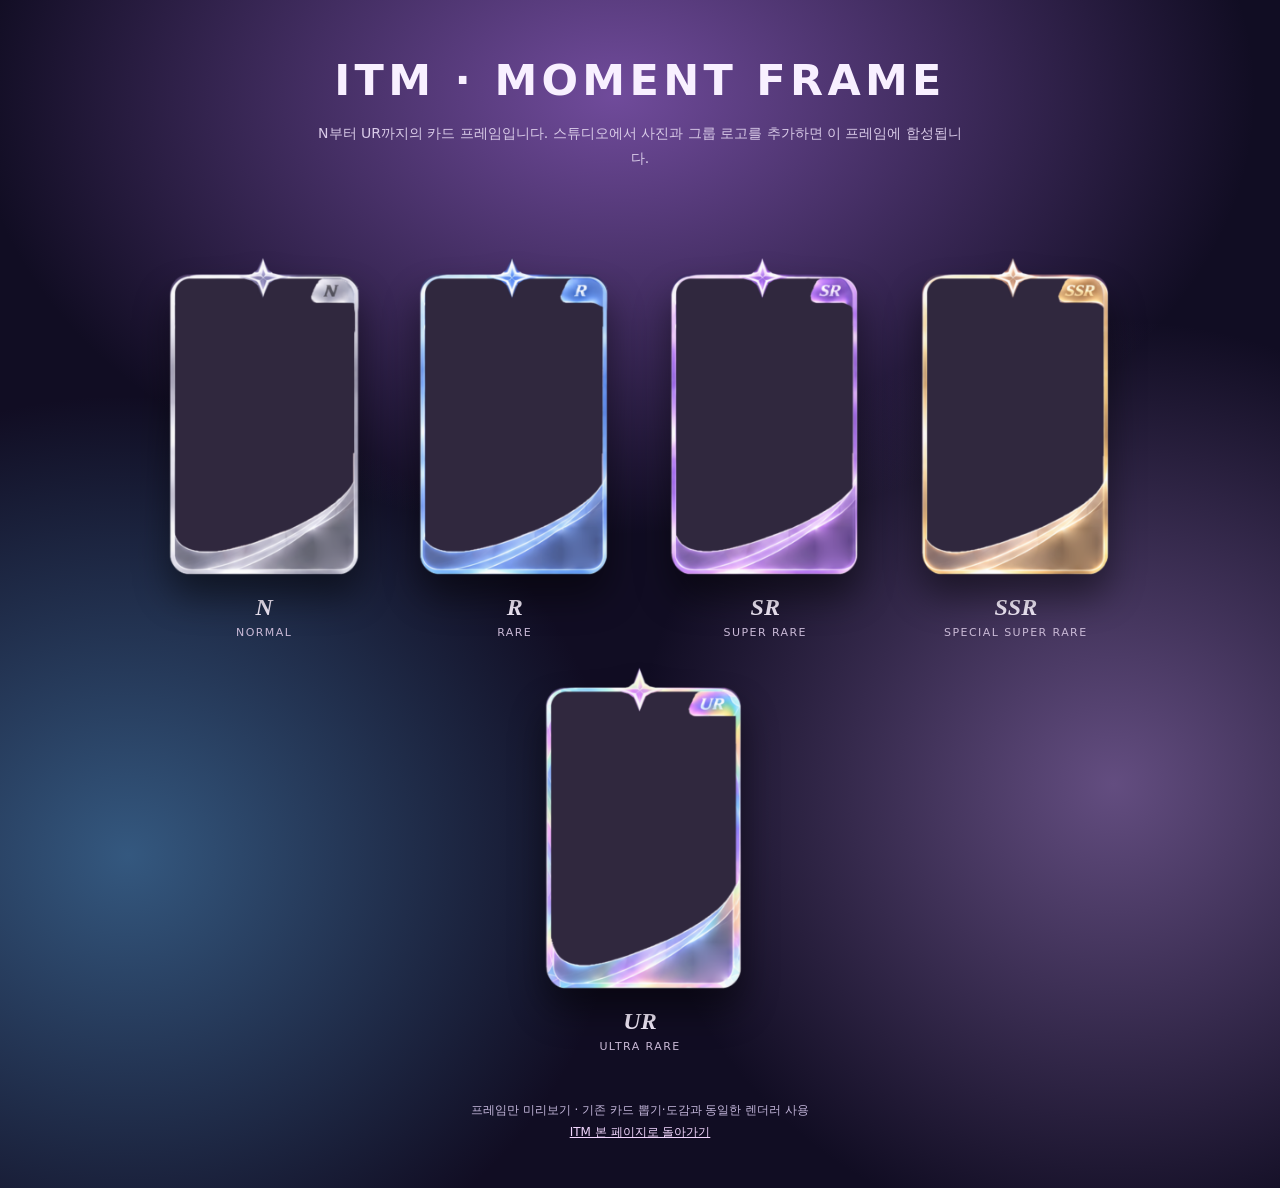
<file: frame-preview.html>
<!doctype html>
<html lang="ko">
<head>
<meta charset="utf-8" />
<meta name="viewport" content="width=device-width,initial-scale=1,viewport-fit=cover"/>
<title>ITM — MOMENT FRAME · Design Preview</title>
<style>
:root{color-scheme:dark;font-family:Pretendard,"Noto Sans KR",Inter,system-ui,sans-serif}
*{box-sizing:border-box}
body{margin:0;min-height:100vh;color:#f8f0ff;
 background:radial-gradient(ellipse 65% 48% at 48% 8%,#704b9b 0%,transparent 77%),
 radial-gradient(ellipse 45% 45% at 10% 72%,#34587f 0%,transparent 86%),
 radial-gradient(ellipse 48% 50% at 87% 66%,#634d80 0%,transparent 78%),#110d23;}
header{text-align:center;padding:55px 20px 15px}
h1{font-size:clamp(24px,4vw,43px);letter-spacing:.1em;margin:0;font-weight:800}
header p{color:#d9cbe8;font-size:14px;line-height:1.8;max-width:660px;margin:16px auto}
.gallery{display:flex;flex-wrap:wrap;gap:24px;justify-content:center;align-items:flex-start;
 max-width:1650px;margin:48px auto 30px;padding:0 26px}
figure{margin:0;flex:0 0 clamp(175px,17.7vw,276px);min-width:0}
figure img{display:block;width:100%;height:auto;aspect-ratio:512/746;filter:drop-shadow(0 22px 18px #0007)}
figcaption{text-align:center;margin-top:14px;display:flex;flex-direction:column;gap:5px}
figcaption strong{font-family:Georgia,serif;font-style:italic;font-size:24px}
figcaption span{color:#cbbbd8;font-size:11px;letter-spacing:.13em}
footer{padding:16px 24px 44px;text-align:center;font-size:12px;color:#c3b6da;line-height:1.9}
a{color:#f3d7ff}
</style>
</head>
<body>
<header>
  <h1>ITM · MOMENT FRAME</h1>
  <p>N부터 UR까지의 카드 프레임입니다. 스튜디오에서 사진과 그룹 로고를 추가하면 이 프레임에 합성됩니다.</p>
</header>
<main class="gallery" id="gallery"></main>
<footer>프레임만 미리보기 · 기존 카드 뽑기·도감과 동일한 렌더러 사용<br/>
<a href="./">ITM 본 페이지로 돌아가기</a></footer>
<script type="module">
import {renderITMCard} from './card-frame.js?v=ur-photo-window-20261105';
const names={N:'NORMAL',R:'RARE',SR:'SUPER RARE',SSR:'SPECIAL SUPER RARE',UR:'ULTRA RARE'};
const gallery=document.getElementById('gallery');
for(const rarity of Object.keys(names)){
 const img=document.createElement('img');
 img.src=renderITMCard({rarity}).toDataURL('image/png');
 img.alt=rarity+' 프레임 — 사진 및 그룹 로고 미배치';
 const fig=document.createElement('figure');
 const label=document.createElement('figcaption');
 const tier=document.createElement('strong');tier.textContent=rarity;
 const name=document.createElement('span');name.textContent=names[rarity];
 label.append(tier,name);fig.append(img,label);gallery.append(fig);
}
</script>
</body>
</html>
</file>
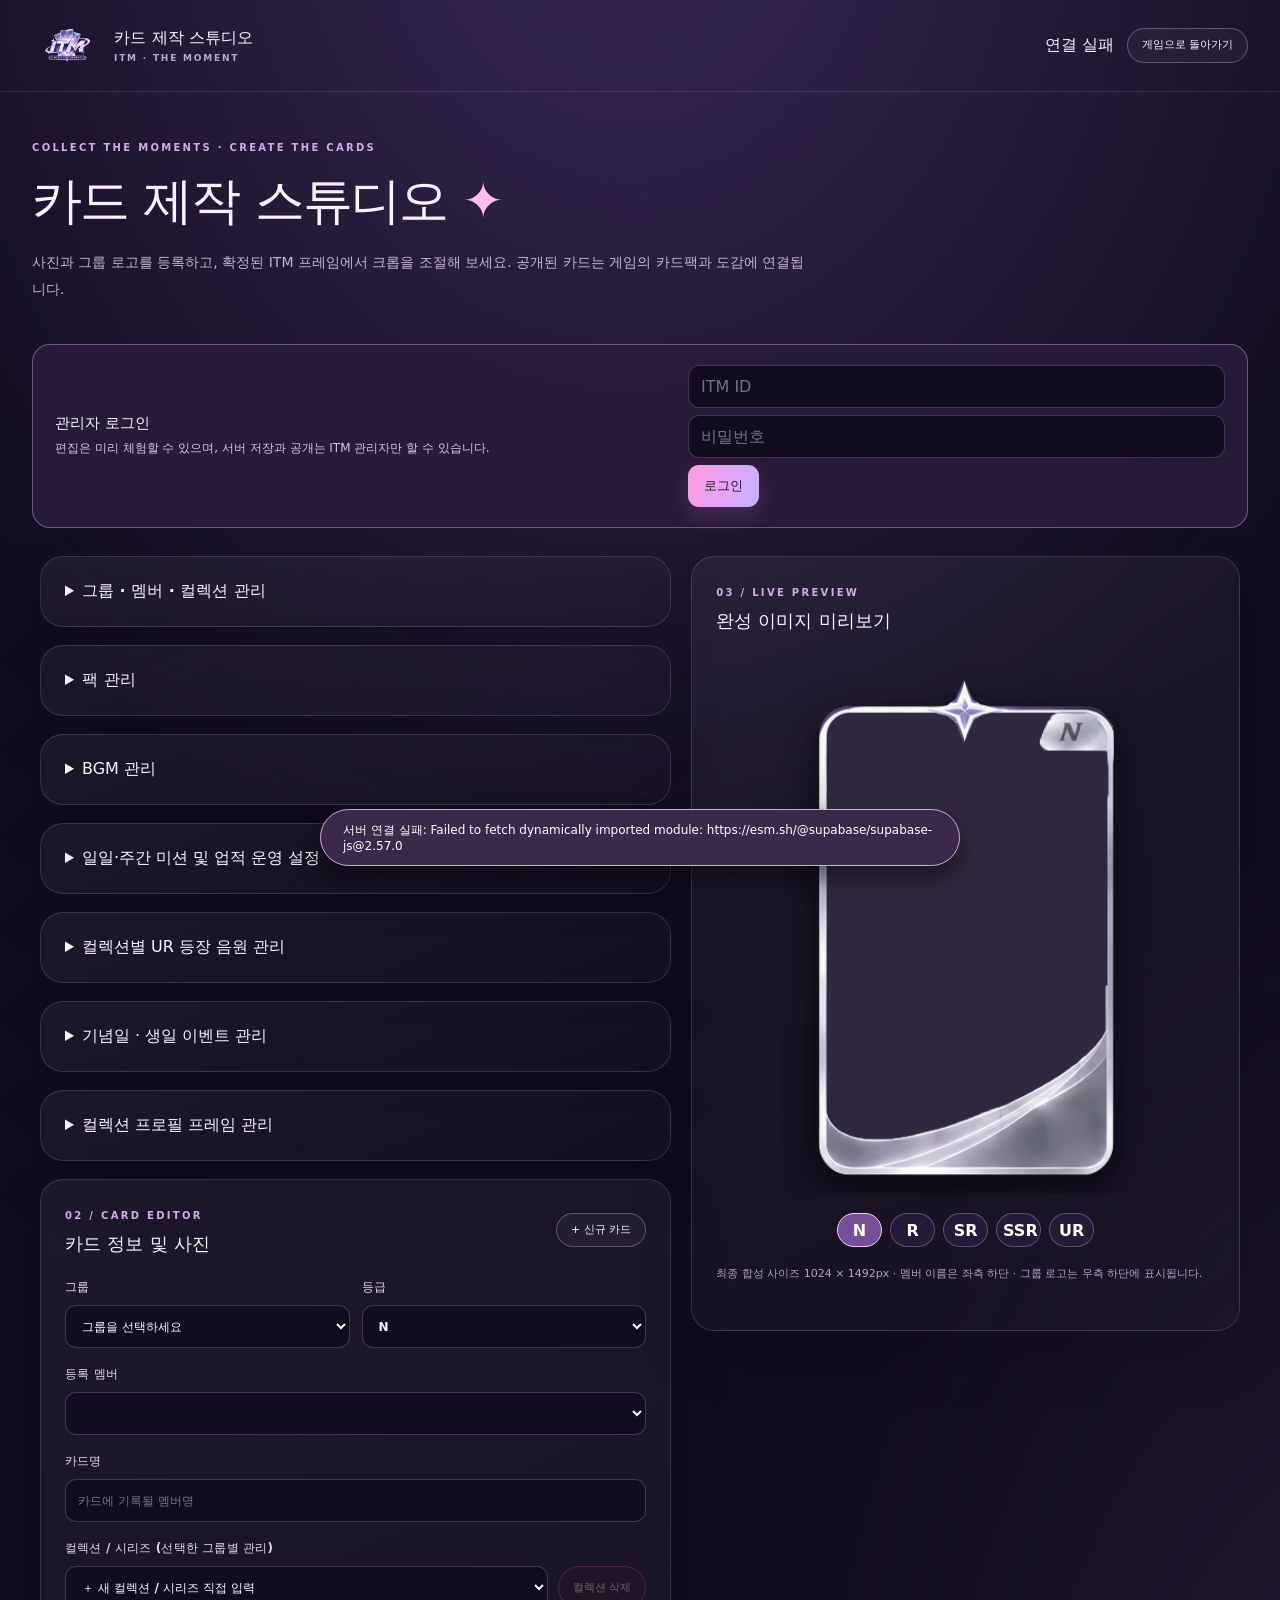
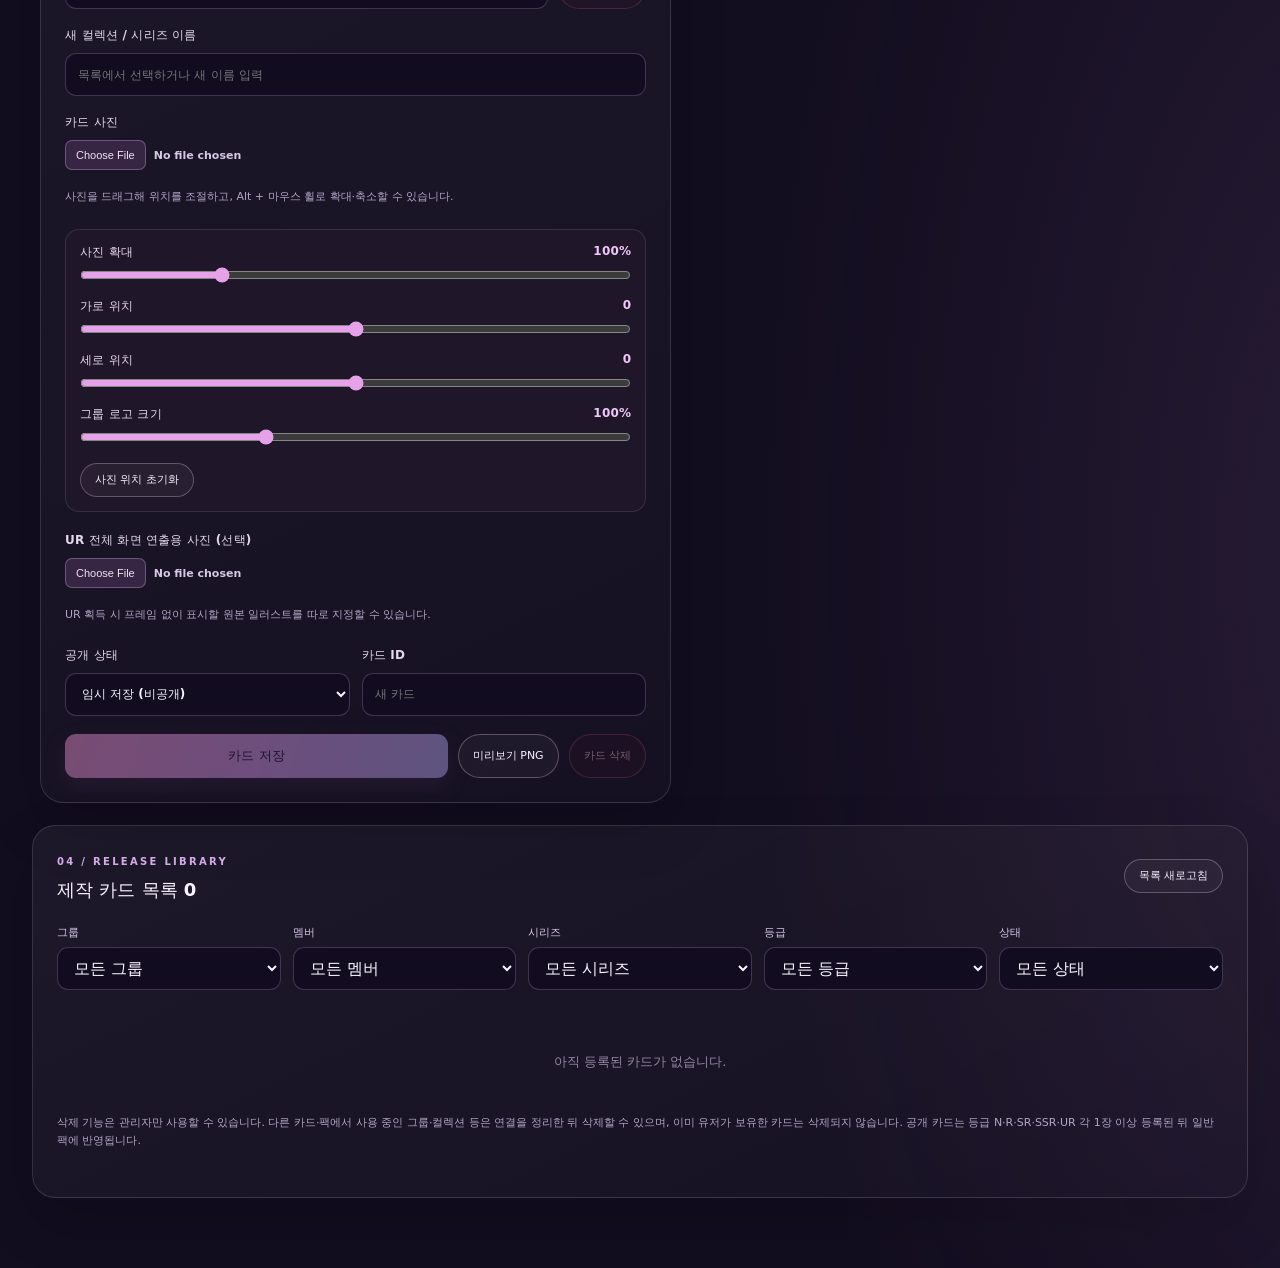
<file: studio.html>
<!doctype html>
<html lang="ko"><head>
<meta charset="utf-8"/><meta name="viewport" content="width=device-width,initial-scale=1,viewport-fit=cover"/>
<meta name="theme-color" content="#110b21"/>
<title>ITM — CARD STUDIO</title>
<link rel="icon" href="./assets/favicon.svg" type="image/svg+xml"/>
<link rel="stylesheet" href="./studio.css?v=journey-rule-admin-20261115"/>
<link rel="stylesheet" href="./studio-celebrations.css?v=20261109"/>
<script src="./config.js"></script>
<script type="module" src="./studio.js?v=journey-rule-admin-20261115"></script>
</head><body>
<header class="studio-header">
  <a class="brand" href="./"><img src="./assets/itm-logo.png" alt="ITM" /> <span>카드 제작 스튜디오 <small>ITM · THE MOMENT</small></span></a>
  <div class="head-actions"><span class="status" id="accessState">연결 중…</span><a class="soft-btn" href="./">게임으로 돌아가기</a></div>
</header>
<main>
  <section class="intro"><span class="eyebrow">COLLECT THE MOMENTS · CREATE THE CARDS</span>
    <h1>카드 제작 스튜디오<span> ✦</span></h1>
    <p>사진과 그룹 로고를 등록하고, 확정된 ITM 프레임에서 크롭을 조절해 보세요. 공개된 카드는 게임의 카드팩과 도감에 연결됩니다.</p>
  </section>
  <section class="notice" id="authPanel" aria-live="polite">
    <div><strong id="authHeadline">관리자 로그인</strong><p id="authNotice">편집은 미리 체험할 수 있으며, 서버 저장과 공개는 ITM 관리자만 할 수 있습니다.</p></div>
    <form id="studioLogin" class="inline-login">
      <input id="studioUsername" type="text" placeholder="ITM ID" aria-label="ITM ID" autocomplete="username" maxlength="20" />
      <input id="studioPassword" type="password" placeholder="비밀번호" aria-label="비밀번호" autocomplete="current-password"/>
      <button class="action small" type="submit">로그인</button>
    </form>
    <button class="soft-btn" id="studioLogout" hidden>로그아웃</button>
  </section>
  <section class="tools">
    <div class="editor-column">
    <details class="group-section panel"><summary>그룹 · 멤버 · 컬렉션 관리</summary>
      <div class="section-heading"><div><span class="eyebrow">01 / GROUP LIBRARY</span><h2>그룹 및 로고</h2></div><button type="button" id="newGroup" class="soft-btn">+ 새 그룹</button></div>
      <form id="groupForm" class="group-form">
        <label>기존 그룹 <select id="groupPicker"><option value="">새 그룹 만들기</option></select></label>
        <label>그룹 코드 <input id="groupSlug" placeholder="예: ive" maxlength="40" pattern="[a-z0-9][a-z0-9_-]{1,39}" required/></label>
        <label>그룹명 <input id="groupName" placeholder="그룹명" maxlength="70" required/></label>
        <label>그룹 로고 (투명 PNG · WebP 권장) <input id="groupLogo" type="file" accept="image/png,image/jpeg,image/webp"/></label>
        <div class="logo-display"><img id="groupLogoPreview" hidden alt="등록할 그룹 로고"/><span id="groupLogoEmpty">그룹 로고 미등록 — 나중에 추가 가능</span></div>
        <div class="submit-row"><button class="action" id="saveGroup" type="submit" disabled>그룹 저장</button><button class="soft-btn danger-btn" id="deleteGroup" type="button" disabled>그룹 삭제</button></div>
      </form>
      <form id="memberForm">
        <label>선택한 그룹의 멤버 <select id="memberPicker"></select></label>
        <label>멤버명 <input id="memberName" required maxlength="100" /></label>
        <div class="submit-row"><button type="submit" class="action" id="saveMember" disabled>멤버 저장</button><button type="button" class="soft-btn danger-btn" id="deleteMember" disabled>멤버 삭제</button></div>
      </form>
      <form id="seriesForm" class="series-management-form">
        <h3>컬렉션 / 시리즈 관리</h3>
        <p class="helper">위에서 그룹을 선택한 뒤 이 그룹의 컬렉션을 등록하거나 삭제할 수 있습니다.</p>
        <label>선택한 그룹의 컬렉션
          <select id="seriesPicker"><option value="">＋ 새 컬렉션 등록</option></select>
        </label>
        <label>컬렉션명
          <input id="seriesName" maxlength="100" required placeholder="예: Looks Can Kill"/>
        </label>
        <div class="submit-row">
          <button type="submit" class="action" id="saveSeries" disabled>컬렉션 저장</button>
          <button type="button" class="soft-btn danger-btn" id="deleteManagedSeries" disabled>컬렉션 삭제</button>
        </div>
        <p class="helper series-management-note">컬렉션을 삭제해도 이미 제작된 카드의 시리즈 표기는 유지됩니다. 다만 연결된 카드팩의 필터는 먼저 해제해야 합니다.</p>
      </form>
    </details>
    <details class="pack-section panel"><summary>팩 관리</summary>
      <div class="section-heading"><div><span class="eyebrow">PACK LIBRARY</span><h2>카드팩 종류 관리</h2></div><button type="button" id="newPack" class="soft-btn">+ 새 팩</button></div>
      <form id="packForm">
        <label>기존 팩 <select id="packPicker"><option value="">새 팩 만들기</option></select></label>
        <label>팩 이름 <input id="packName" maxlength="100" required placeholder="예: IVE 앨범 1집 팩"/></label>
        <label>팩 이미지 (PNG · JPG · WebP · 권장 1024×1538px) <input id="packImage" type="file" accept="image/png,image/jpeg,image/webp"/></label>
        <p id="packImageSizeHint" class="helper">3D 팩의 실제 비율에 맞춘 권장 크기는 1024×1538px입니다. 다른 비율의 이미지는 늘리지 않고 중앙을 기준으로 잘라 표시합니다.</p>
        <div class="logo-display"><img id="packImagePreview" hidden alt="카드팩 이미지 미리보기"/><span id="packImageEmpty">팩 이미지를 등록할 수 있습니다.</span></div>
        <p class="helper">그룹과 시리즈를 선택하지 않으면 해당 항목은 전체 허용됩니다. 두 조건을 선택한 경우 모두 만족하는 카드만 등장합니다.</p>
        <div class="pack-choice-heading"><span>등장 그룹</span>
          <div><button id="packGroupsAll" type="button" class="soft-btn">전체 선택</button><button id="packGroupsClear" type="button" class="soft-btn">전체 해제</button></div>
        </div><div id="packGroups" class="choice-grid"></div>
        <div class="pack-choice-heading"><span>등장 컬렉션 / 시리즈</span>
          <div><button id="packSeriesAll" type="button" class="soft-btn">전체 선택</button><button id="packSeriesClear" type="button" class="soft-btn">전체 해제</button></div>
        </div><div id="packSeries" class="choice-grid"></div>
        <p class="helper">그룹이나 시리즈를 전부 해제하면 해당 분류의 전체 카드를 허용합니다. ‘전체 선택’은 현재 목록의 항목을 명시적으로 선택합니다.</p>
        <div class="pack-odds-panel">
          <div class="pack-choice-heading"><span>등급별 등장 확률</span><button id="packOddsReset" type="button" class="soft-btn">기본 확률 복원</button></div>
          <div class="pack-odds-grid" id="packOddsGrid">
            <label>N <input type="number" data-pack-odds="N" min="0" max="100" step="0.01" value="55"/>%</label>
            <label>R <input type="number" data-pack-odds="R" min="0" max="100" step="0.01" value="28"/>%</label>
            <label>SR <input type="number" data-pack-odds="SR" min="0" max="100" step="0.01" value="12"/>%</label>
            <label>SSR <input type="number" data-pack-odds="SSR" min="0" max="100" step="0.01" value="4"/>%</label>
            <label>UR <input type="number" data-pack-odds="UR" min="0" max="100" step="0.01" value="1"/>%</label>
          </div>
          <div id="packOddsTotal" class="pack-odds-total" aria-live="polite">확률 합계 100%</div>
          <p class="helper">합계가 정확히 100%여야 저장할 수 있습니다. 팩에 없는 등급은 추첨에서 제외되며, 남은 확률을 비례 조정합니다.</p>
        </div>
        <label class="check-row"><input id="packActive" type="checkbox" checked/> 팩 공개 및 사용</label>
        <div class="submit-row"><button class="action" id="savePack" type="submit" disabled>팩 저장</button><button class="soft-btn danger-btn" id="deletePack" type="button" disabled>팩 삭제</button></div>
      </form>
    </details>
    <details class="bgm-section panel"><summary>BGM 관리</summary>
      <div class="section-heading"><div><span class="eyebrow">SOUND LIBRARY</span><h2>배경음악 관리</h2></div><button type="button" id="bgmRefresh" class="soft-btn">목록 새로고침</button></div>
      <p class="helper">카드 스튜디오 관리자만 BGM을 등록·삭제하고, 표시명과 재생 순서를 수정할 수 있습니다. 메인 화면은 재생 전용입니다.</p>
      <label class="bgm-upload-label">MP3 파일 추가 (곡당 15MB 이하)
        <input id="bgmFiles" type="file" accept=".mp3,audio/mpeg" multiple disabled/>
      </label>
      <p id="bgmCount" class="helper" aria-live="polite">BGM 목록을 확인하는 중입니다.</p>
      <div id="bgmLibrary" class="bgm-library"></div>
    </details>
    <details class="bgm-section panel"><summary>일일·주간 미션 및 업적 운영 설정</summary>
      <div class="section-heading"><div><span class="eyebrow">THE MOMENT JOURNEY · ADMIN</span><h2>미션·업적 규칙 관리</h2></div><button id="journeyRulesRefresh" class="soft-btn" type="button" disabled>규칙 새로고침</button></div>
      <p class="helper">조건 수치, 지급 M, XP 및 활성화 여부를 관리자만 변경할 수 있습니다. 이미 수령한 보상은 취소되지 않으며, 계정과 게스트 모두 활성화된 규칙을 적용합니다.</p>
      <p id="journeyRulesStatus" class="helper" aria-live="polite">관리자 연결 후 규칙이 표시됩니다.</p>
      <div id="journeyRulesEditor" class="journey-rules-editor"></div>
    </details>
    <details class="bgm-section panel"><summary>컬렉션별 UR 등장 음원 관리</summary>
      <div class="section-heading"><div><span class="eyebrow">ULTRA RARE · COLLECTION SOUND</span><h2>컬렉션별 UR 등장 음악</h2></div><button id="urSfxRefresh" type="button" class="soft-btn">목록 새로고침</button></div>
      <p class="helper">그룹과 컬렉션을 선택해 각각 다른 MP3를 등록하세요. UR 카드의 전체화면 일러스트가 번쩍이며 등장하는 순간 최대 7초간 재생되고, 전체화면을 닫으면 즉시 종료됩니다. 유성 충돌 연출에서 음악을 다시 시작하지 않습니다.</p>
      <div class="field-row ur-sfx-pickers">
        <label>그룹 <select id="urSfxGroup" disabled><option value="">그룹 선택</option></select></label>
        <label>컬렉션 <select id="urSfxSeries" disabled><option value="">컬렉션 선택</option></select></label>
      </div>
      <label class="bgm-upload-label">선택한 컬렉션의 UR 음원 · MP3 (5MB 이하 권장, 최대 15MB)
        <input id="urSfxFile" type="file" accept=".mp3,audio/mpeg" disabled/>
      </label>
      <p id="urSfxStatus" class="helper" aria-live="polite">컬렉션을 선택해 주세요.</p>
      <div class="ur-sfx-actions">
        <button id="urSfxUpload" type="button" class="action small" disabled>음원 등록 / 교체</button>
        <button id="urSfxPreview" type="button" class="soft-btn" disabled>7초 미리듣기</button>
        <button id="urSfxDelete" type="button" class="soft-btn danger-btn" disabled>음원 삭제</button>
      </div>
    </details>

    <details class="itm-extras-section panel">
      <summary>기념일 · 생일 이벤트 관리</summary>
      <div class="section-heading">
        <div><span class="eyebrow">CELEBRATIONS</span><h2>기념일 연출 · 보상</h2></div>
        <button id="studioExtrasRefresh" type="button" class="soft-btn">목록 새로고침</button>
      </div>
      <p class="helper">매년 해당 날짜에 로그인하면 최초 1회 축하 연출이 재생되고, 설정된 M이 우편함으로 발송됩니다. 생일은 유저별로 등록한 날짜를 사용합니다.</p>
      <p class="helper" id="eventCount">기념일 목록 확인 중</p>
      <form id="eventForm" class="itm-extra-form">
        <div class="field-row">
          <label>등록된 기념일 <select id="eventPicker"><option value="">＋ 신규 기념일 만들기</option></select></label>
          <label>이벤트 유형 <select id="eventKind"><option value="global">공통 기념일 (날짜 지정)</option><option value="birthday">유저 개인 생일</option></select></label>
        </div>
        <label>이벤트 이름 <input id="eventTitle" required maxlength="120" placeholder="예: 데뷔 기념일"/></label>
        <label>메인 축하 문구 <input id="eventGreeting" required maxlength="250" value="HAPPY ANNIVERSARY, {nickname}!" /></label>
        <p class="helper">{nickname}을 입력하면 유저 닉네임으로 자동 치환됩니다.</p>
        <label>보조 문구 <textarea id="eventMessage" rows="3" placeholder="축하 메시지"></textarea></label>
        <div class="field-row" id="eventDateFields">
          <label>월 <input id="eventMonth" type="number" min="1" max="12" required placeholder="월"/></label>
          <label>일 <input id="eventDay" type="number" min="1" max="31" required placeholder="일"/></label>
        </div>
        <label>지급 M (기본값 1,000) <input id="eventReward" type="number" min="0" max="100000000" step="1" value="1000" required /></label>
        <label>연출 이미지 (PNG, JPG, WebP) <input id="eventImage" type="file" accept="image/png,image/jpeg,image/webp" /></label>
        <div class="logo-display"><img id="eventImagePreview" hidden alt="기념일 이미지" /><span id="eventImageEmpty">이미지가 없어도 기본 폭죽 연출이 실행됩니다.</span></div>
        <label class="check-row"><input id="eventClearImage" type="checkbox"/> 등록된 이미지 해제</label>
        <label class="check-row"><input id="eventActive" type="checkbox" checked/> 이벤트 활성화</label>
        <div class="submit-row">
          <button id="eventSave" class="action" type="submit" disabled>기념일 저장</button>
          <button id="eventNew" class="soft-btn" type="button" disabled>+ 새 이벤트</button>
          <button id="eventDelete" class="soft-btn danger-btn" type="button" disabled>이벤트 삭제</button>
        </div>
      </form>
    </details>
    <details class="itm-extras-section panel">
      <summary>컬렉션 프로필 프레임 관리</summary>
      <div class="section-heading"><div><span class="eyebrow">PROFILE FRAMES</span><h2>해금 테두리 이미지 관리</h2></div></div>
      <p class="helper">컬렉션 UR 등급을 모두 모으면 UR 프레임, 컬렉션 100%를 모으면 완성 프레임을 자동으로 획득합니다. 프레임 이미지는 투명 PNG · WebP 권장입니다.</p>
      <p class="helper" id="frameCount">프레임 목록 확인 중</p>
      <form id="frameForm" class="itm-extra-form">
        <label>등록된 프레임 <select id="framePicker"><option value="">＋ 새 프레임 등록</option></select></label>
        <label>대상 컬렉션 <select id="frameCollection" required><option value="">컬렉션 선택</option></select></label>
        <label>해금 조건 <select id="frameKind"><option value="collection">컬렉션 100% 수집</option><option value="ur">UR 등급 전체 수집</option></select></label>
        <label>표시 이름 <input id="frameTitle" maxlength="100" placeholder="예: IVE · 100% 컬렉터" /></label>
        <label>투명 테두리 이미지 업로드 <input id="frameImage" type="file" accept="image/png,image/jpeg,image/webp" /></label>
        <div class="logo-display"><img id="frameImagePreview" hidden alt="프로필 프레임 미리보기" /><span id="frameImageEmpty">이미지를 나중에 등록할 수 있습니다. 기본 프레임이 먼저 지급됩니다.</span></div>
        <label class="check-row"><input id="frameClearImage" type="checkbox"/> 등록된 이미지 해제</label>
        <div class="submit-row">
          <button id="frameSave" class="action" type="submit" disabled>프레임 저장</button>
          <button id="frameNew" class="soft-btn" type="button" disabled>+ 새 프레임</button>
          <button id="frameDelete" class="soft-btn danger-btn" type="button" disabled>프레임 삭제</button>
        </div>
      </form>
    </details>
    <article class="card-section panel">
      <div class="section-heading"><div><span class="eyebrow">02 / CARD EDITOR</span><h2>카드 정보 및 사진</h2></div><button id="newCard" type="button" class="soft-btn">+ 신규 카드</button></div>
      <form id="cardForm">
        <div class="field-row">
          <label>그룹 <select id="cardGroup" required><option value="">그룹을 선택하세요</option></select></label>
          <label>등급 <select id="cardRarity"><option>N</option><option>R</option><option>SR</option><option>SSR</option><option>UR</option></select></label>
        </div>
        <label>등록 멤버 <select id="cardMember"></select></label>
        <label>카드명 <input id="cardName" required maxlength="100" placeholder="카드에 기록될 멤버명"/></label>
        <div class="series-picker-row">
          <label>컬렉션 / 시리즈 (선택한 그룹별 관리)
            <select id="cardSeriesPicker" aria-label="기존 컬렉션 / 시리즈 선택"><option value="">＋ 새 컬렉션 / 시리즈 직접 입력</option></select>
          </label>
          <button type="button" class="soft-btn danger-btn" id="deleteSeries" disabled>컬렉션 삭제</button>
        </div>
        <label id="cardEditionField">새 컬렉션 / 시리즈 이름
          <input id="cardEdition" maxlength="100" placeholder="목록에서 선택하거나 새 이름 입력" />
        </label>
        <p class="helper" id="cardSeriesNotice" hidden>이 카드는 현재 등록되지 않은 컬렉션에 속합니다. 기존 카드의 표기는 유지되지만 신규 카드 선택 목록에는 나타나지 않습니다.</p>
        <label>카드 사진 <input id="cardPhoto" type="file" accept="image/jpeg,image/png,image/webp"/></label>
        <p class="helper">사진을 드래그해 위치를 조절하고, Alt + 마우스 휠로 확대·축소할 수 있습니다.</p>
        <div class="range-controls">
          <label for="photoZoom">사진 확대 <output id="zoomLabel">100%</output></label>
          <input id="photoZoom" type="range" min="0" max="400" value="100" step="1"/>
          <label for="photoX">가로 위치 <output id="xLabel">0</output></label>
          <input id="photoX" type="range" min="-100" max="100" value="0" step="1"/>
          <label for="photoY">세로 위치 <output id="yLabel">0</output></label>
          <input id="photoY" type="range" min="-100" max="100" value="0" step="1"/>
          <label for="logoZoom">그룹 로고 크기 <output id="logoZoomLabel">100%</output></label>
          <input id="logoZoom" type="range" min="0" max="300" value="100" step="1"/>
          <button id="resetCrop" type="button" class="soft-btn">사진 위치 초기화</button>
        </div>
        <label>UR 전체 화면 연출용 사진 (선택) <input id="cardFullArt" type="file" accept="image/jpeg,image/png,image/webp"/></label>
        <p class="helper">UR 획득 시 프레임 없이 표시할 원본 일러스트를 따로 지정할 수 있습니다.</p>
        <div id="urNameColorSetting" class="ur-color-setting" hidden>
          <label for="urNameColor">UR 전체 화면 연출 · 멤버 이름 광택 색상</label>
          <div class="ur-color-controls">
            <input id="urNameColor" type="color" value="#f0c76d" aria-label="UR 이름 색상 직접 선택"/>
            <button type="button" data-ur-name-color="#f0c76d">골드</button>
            <button type="button" data-ur-name-color="#f57bc6">핑크</button>
            <button type="button" data-ur-name-color="#a788ff">퍼플</button>
            <button type="button" data-ur-name-color="#79c9ff">블루</button>
            <button type="button" data-ur-name-color="#43d98e">그린</button>
            <button type="button" data-ur-name-color="#f05a68">레드</button>
            <button type="button" data-ur-name-color="#000000">블랙</button>
            <button type="button" data-ur-name-color="#ffffff">화이트</button>
            <span id="urColorPreview" class="ur-color-preview" aria-hidden="true"></span>
          </div>
          <p class="helper">선택한 색을 바탕으로 이름에 반짝이는 금속 그라데이션이 적용됩니다.</p>
        </div>
        <div class="field-row bottom-fields">
          <label>공개 상태 <select id="cardStatus"><option value="draft">임시 저장 (비공개)</option><option value="private">비공개</option><option value="published">공개 (팩·도감 반영)</option></select></label>
          <label>카드 ID <input id="cardId" readonly placeholder="새 카드"/></label>
        </div>
        <div class="submit-row"><button id="saveCard" class="action" type="submit" disabled>카드 저장</button><button id="exportPreview" type="button" class="soft-btn">미리보기 PNG</button><button id="deleteCard" type="button" class="soft-btn danger-btn" disabled>카드 삭제</button></div>
      </form>
    </article>
    </div>
    <aside class="preview-section panel">
      <div class="section-heading"><div><span class="eyebrow">03 / LIVE PREVIEW</span><h2>완성 이미지 미리보기</h2></div></div>
      <div class="preview-holder"><canvas id="previewCanvas" width="1024" height="1492" aria-label="완성될 카드 프레임 미리보기"></canvas></div>
      <div class="rarity-pills" id="previewGrades">
        <button data-rarity="N" type="button" class="selected">N</button><button data-rarity="R" type="button">R</button>
        <button data-rarity="SR" type="button">SR</button><button data-rarity="SSR" type="button">SSR</button><button data-rarity="UR" type="button">UR</button>
      </div>
      <p class="helper">최종 합성 사이즈 1024 × 1492px · 멤버 이름은 좌측 하단 · 그룹 로고는 우측 하단에 표시됩니다.</p>
    </aside>
  </section>
  <section class="library panel"><div class="section-heading"><div><span class="eyebrow">04 / RELEASE LIBRARY</span><h2>제작 카드 목록 <span id="cardCount">0</span></h2></div><button id="refreshCards" class="soft-btn">목록 새로고침</button></div>
    <div class="library-filters" role="group" aria-label="제작 카드 목록 필터">
      <div class="library-filter"><label for="libraryGroup">그룹</label>
        <select id="libraryGroup"><option value="">모든 그룹</option></select></div>
      <div class="library-filter"><label for="libraryMember">멤버</label>
        <select id="libraryMember"><option value="">모든 멤버</option></select></div>
      <div class="library-filter"><label for="librarySeries">시리즈</label>
        <select id="librarySeries"><option value="">모든 시리즈</option></select></div>
      <div class="library-filter"><label for="libraryRarity">등급</label>
        <select id="libraryRarity"><option value="">모든 등급</option><option>N</option><option>R</option><option>SR</option><option>SSR</option><option>UR</option></select></div>
      <div class="library-filter"><label for="libraryStatus">상태</label>
        <select id="libraryStatus"><option value="">모든 상태</option><option value="draft">임시 저장</option><option value="published">공개</option><option value="private">비공개</option></select></div>
    </div>
    <div id="cardLibrary" class="card-library"><p class="empty">아직 등록된 카드가 없습니다.</p></div>
    <p class="helper">삭제 기능은 관리자만 사용할 수 있습니다. 다른 카드·팩에서 사용 중인 그룹·컬렉션 등은 연결을 정리한 뒤 삭제할 수 있으며, 이미 유저가 보유한 카드는 삭제되지 않습니다. 공개 카드는 등급 N·R·SR·SSR·UR 각 1장 이상 등록된 뒤 일반 팩에 반영됩니다.</p>
  </section>
  <p class="studio-toast" id="studioMessage" role="status" aria-live="polite"></p>
</main>
</body></html>
</file>
<file: studio.css>
:root{font-family:Inter,Pretendard,"Noto Sans KR",system-ui,sans-serif;color:#f9f3ff;background:#110c1c;font-synthesis:none}
*{box-sizing:border-box}[hidden]{display:none!important}body{margin:0;min-height:100vh;background:radial-gradient(ellipse 85% 47% at 49% -5%,#59407d88,transparent 78%),radial-gradient(ellipse 60% 55% at 110% 75%,#54396055,transparent 85%),#120d1f}
button,input,select{font:inherit}button{cursor:pointer}button:disabled{opacity:.42;cursor:not-allowed}a{color:inherit;text-decoration:none}
.studio-header{display:flex;align-items:center;justify-content:space-between;gap:16px;max-width:1600px;margin:auto;padding:22px 32px;border-bottom:1px solid #ffffff1d}
.brand{display:flex;align-items:center;gap:12px;font-weight:800;font-size:16px}.brand img{width:70px;height:47px;object-fit:contain}.brand small{display:block;font-size:9px;letter-spacing:.2em;color:#bba5d3;margin-top:4px}.head-actions{display:flex;gap:12px;align-items:center;flex-wrap:wrap}
main{max-width:1600px;margin:auto;padding:0 32px 70px}.intro{padding:44px 0 28px}.eyebrow{font-size:10px;font-weight:800;letter-spacing:.23em;color:#d3ace6}.intro h1{font-size:clamp(29px,4vw,50px);letter-spacing:-.04em;margin:13px 0}.intro h1 span{color:#fcbde9}.intro p{font-size:14px;color:#c6b3d2;line-height:1.9;max-width:780px}
.notice{background:#2a1c3aeb;border:1px solid #bd92d57a;border-radius:18px;padding:20px 22px;display:flex;align-items:center;gap:24px;flex-wrap:wrap;justify-content:space-between;margin-bottom:28px}
.notice p{margin:6px 0 0;font-size:12px;color:#d3c5de;max-width:510px;line-height:1.65}.notice strong{font-size:15px}
.inline-login{display:flex;gap:7px;flex-wrap:wrap}.inline-login input{width:155px}
.panel{min-width:0;padding:24px;border-radius:23px;background:linear-gradient(154deg,#ffffff0d,#ffffff04);border:1px solid #fff2;box-shadow:0 24px 60px #0002}
.tools{display:grid;grid-template-columns:minmax(220px,.76fr) minmax(320px,1.03fr) minmax(310px,.93fr);gap:20px;align-items:start}
.section-heading{display:flex;align-items:center;justify-content:space-between;gap:10px;margin-bottom:23px}.section-heading h2{font-size:18px;margin:9px 0 0;font-weight:780}
form label{display:flex;flex-direction:column;gap:9px;font-size:12px;color:#e6d8ec;font-weight:620;letter-spacing:.015em;margin:0 0 18px}
#cardEditionField[hidden]{display:none}
input:not([type=file]):not([type=range]):not([type=checkbox]),select{background:#110c20;border:1px solid #a98cc74e;border-radius:11px;color:#faf5ff;min-height:43px;padding:10px 12px;outline:none;width:100%}
input:focus,select:focus{border-color:#f6bcec!important;box-shadow:0 0 0 2px #f6bcec24}
input[type=file]{max-width:100%;font-size:11px;color:#d7c8e4}input[type=file]::file-selector-button{padding:8px 10px;background:#362643;color:#f4dff5;border:1px solid #bfa6ce63;border-radius:7px;margin-right:8px}
.field-row{display:grid;grid-template-columns:1fr 1fr;gap:12px}.helper{color:#b3a4c5;font-size:11px;line-height:1.7;margin:0 0 22px}
.soft-btn{display:inline-flex;align-items:center;justify-content:center;background:#ffffff0a;border:1px solid #a88caf79;padding:10px 14px;color:#f9efff;border-radius:999px;font-size:11px;white-space:nowrap;line-height:1.1}
.soft-btn:hover{background:#ffffff23}.action{background:linear-gradient(110deg,#ff9cde,#e6a2f8,#c2b0ff);color:#291633;border:0;border-radius:11px;padding:13px 18px;font-size:13px;font-weight:800;width:100%;box-shadow:0 8px 21px #c878bc35}.action:hover:enabled{filter:brightness(1.06)}.action.small{width:auto;padding:12px 16px}
.logo-display{height:84px;border:1px dashed #be9cd450;display:flex;align-items:center;justify-content:center;border-radius:12px;margin:-6px 0 18px;background:#09061350}
.logo-display img{max-width:90%;max-height:70px;object-fit:contain}.logo-display span{color:#9788a7;font-size:11px}
.range-controls{border-radius:14px;background:#201629;border:1px solid #ffffff1a;padding:14px;margin:6px 0 20px}
.range-controls label{display:flex;flex-direction:row;justify-content:space-between;margin:0 0 6px}.range-controls output{color:#efc6fa}
input[type=range]{width:100%;accent-color:#e5a2e9;margin:0 0 15px}.range-controls .soft-btn{margin-top:3px}
.submit-row{display:flex;gap:10px}.submit-row .action{flex:1}.submit-row .soft-btn{flex:0 0 auto}
.preview-holder{margin:0 auto;max-width:370px;aspect-ratio:512/746;padding:8px;display:flex;align-items:center;justify-content:center;user-select:none;touch-action:none;cursor:grab}
.preview-holder:active{cursor:grabbing}
.preview-holder canvas{display:block;max-height:100%;max-width:100%;width:100%;height:auto;filter:drop-shadow(0 12px 18px #000a);border-radius:12px}
.rarity-pills{display:flex;justify-content:center;gap:8px;margin:18px 0;flex-wrap:wrap}
.rarity-pills button{width:45px;height:34px;border-radius:999px;border:1px solid #ffffff40;background:#261a38;color:#fff;font-weight:700}
.rarity-pills button.selected{border-color:#f4cbf8;background:#754f98}
.logo-display,.preview-holder{overflow:hidden}
.library{margin-top:22px}.card-library{display:grid;grid-template-columns:repeat(auto-fill,minmax(190px,1fr));gap:12px}.record{padding:12px;display:flex;gap:12px;align-items:center;background:#180e24;border:1px solid #ffffff1a;border-radius:13px}.record img{width:57px;height:82px;object-fit:cover;border-radius:7px}.record-info{min-width:0;flex:1}.record-info strong{display:block;font-size:13px}.record-info small{color:#c9b7d5;font-size:10px;display:block;line-height:1.75}.record-info button{margin-top:8px}.record-status{font-size:10px;letter-spacing:.06em;color:#ddc0e5}.record-status.published{color:#a7e6c6}.empty{grid-column:1/-1;color:#9786a5;font-size:13px;text-align:center;padding:30px}
.studio-toast{position:fixed;bottom:22px;left:50%;transform:translateX(-50%);z-index:20;background:#3a2949;border:1px solid #d7a7df;color:white;border-radius:100px;padding:12px 22px;box-shadow:0 12px 25px #0007;max-width:90vw;font-size:12px;display:none}.studio-toast.show{display:block}
@media(max-width:1160px){.tools{grid-template-columns:1fr 1.1fr}.preview-section{grid-column:1/-1}.preview-holder{max-width:320px}}
@media(max-width:700px){main{padding:0 15px 40px}.studio-header{padding:13px 15px}.head-actions .status{display:none}.brand img{width:58px}.brand span{font-size:12px}.intro{padding:24px 0 15px}.tools{grid-template-columns:1fr}.preview-section{grid-column:auto}.panel{padding:17px}.notice{padding:16px;gap:15px}.inline-login input{width:calc(50% - 4px)}.inline-login{width:100%}.inline-login .action{width:100%}.field-row{grid-template-columns:1fr}.submit-row{flex-wrap:wrap}.preview-holder{max-width:290px}}

.tools{grid-template-columns:minmax(0,1.15fr) minmax(0,1fr);max-width:1200px;margin:auto}
.editor-column{display:grid;gap:18px;min-width:0}
.group-section summary{cursor:pointer;font-weight:700}
.group-section[open] summary{margin-bottom:20px}
#memberForm,#seriesForm{border-top:1px solid #ffffff26;margin-top:20px;padding-top:20px}
.series-management-form h3{font-size:14px;margin:0 0 8px;font-weight:800;color:#f6e8ff}
.series-management-form .helper{margin-bottom:13px}
.series-management-form .series-management-note{margin:12px 0 0;color:#b8a6c9}
.preview-section{grid-column:auto;position:sticky;top:12px}
.library-filters{display:grid;grid-template-columns:repeat(5,minmax(0,1fr));gap:12px;margin-bottom:20px}
.library-filter{display:flex;flex-direction:column;gap:7px;min-width:0}
.library-filter label{font-size:11px;font-weight:700;color:#d5c5e5}
.library-filter select{width:100%;min-width:0;text-overflow:ellipsis;cursor:pointer}
@media(max-width:1050px){.library-filters{grid-template-columns:repeat(3,minmax(0,1fr))}}
@media(max-width:700px){.tools{grid-template-columns:minmax(0,1fr)}.preview-section{position:static}.library-filters{grid-template-columns:repeat(2,minmax(0,1fr));gap:11px}}
@media(max-width:390px){.library-filters{grid-template-columns:minmax(0,1fr)}}

/* Pack manager: compact checkbox tiles, not ordinary full-width form inputs. */
.pack-section{min-width:0}
.pack-section summary{cursor:pointer;font-weight:800}
.pack-section[open] summary{margin-bottom:20px}
.pack-section #packForm{min-width:0}
.choice-grid{display:grid;grid-template-columns:minmax(0,1fr);gap:9px;margin:0 0 20px;min-width:0}
#packGroups{grid-template-columns:repeat(2,minmax(0,1fr))}
#packSeries{grid-template-columns:minmax(0,1fr)}
.pack-section .choice-item,
.pack-section .check-row{
  display:grid!important;
  grid-template-columns:20px minmax(0,1fr);
  align-items:center;
  column-gap:12px!important;
  min-height:49px;
  min-width:0;
  margin:0!important;
  padding:11px 13px;
  border:1px solid #ba9ad73b;
  background:#171020;
  border-radius:10px;
  font-size:12px;
  letter-spacing:normal;
  cursor:pointer;
  overflow:hidden;
}
.pack-section .choice-item:hover,
.pack-section .check-row:hover{border-color:#e4aeefa8;background:#24182f}
.pack-section .choice-item input[type=checkbox],
.pack-section .check-row input[type=checkbox]{
  appearance:auto;
  width:18px!important;
  min-width:18px!important;
  height:18px!important;
  min-height:18px!important;
  max-width:18px;
  padding:0!important;
  margin:0!important;
  flex:0 0 18px;
  border:0;
  accent-color:#e8a5f5;
  box-shadow:none;
  justify-self:center;
}
.pack-section .choice-item span{
  display:block;
  min-width:0;
  width:auto;
  line-height:1.55;
  white-space:normal;
  overflow-wrap:break-word;
  word-break:normal;
}
.pack-section .check-row{margin:12px 0 18px!important}
.pack-section .logo-display img{object-fit:contain;max-width:95%;max-height:80px}
@media(max-width:420px){#packGroups{grid-template-columns:minmax(0,1fr)}}

/* UR full-screen name gradient base swatches. */
.ur-color-setting{margin:3px 0 20px;padding:15px;border:1px solid #bd9ae052;border-radius:13px;background:#180f25}
.ur-color-setting>label{display:block;margin:0 0 12px}
.ur-color-controls{display:flex;gap:8px;align-items:center;flex-wrap:wrap;margin-bottom:9px}
.ur-color-controls input[type=color]{width:48px;min-width:48px;height:38px;padding:3px;border:1px solid #b995e4;background:#1b102d;border-radius:9px;cursor:pointer}
.ur-color-controls button{border:1px solid #d1b5dd69;border-radius:8px;background:#271a35;color:#f6edff;padding:9px 11px;font-size:11px}
.ur-color-controls button.selected{border-color:#f9a9ed;box-shadow:0 0 0 1px #f9a9ed;background:#4a2b55}
.ur-color-preview{width:70px;height:17px;border-radius:8px;border:1px solid #fff6;box-shadow:0 0 14px #fff3}
.pack-series-placeholder{grid-column:1/-1;margin:0;padding:12px;border:1px dashed #ba99d64a;border-radius:10px}
 
/* Destructive actions are visually distinct, require admin access and a confirmation. */
.soft-btn.danger-btn{color:#ffc5cd;border-color:#ee667e80;background:#4b1b304f}
.soft-btn.danger-btn:hover:enabled{background:#6b2746;color:#fff1f3;border-color:#ff8ba4}
.soft-btn.danger-btn:disabled{opacity:.42;cursor:not-allowed}
.series-picker-row{display:grid;grid-template-columns:minmax(0,1fr) auto;gap:10px;align-items:end}
.series-picker-row>label{min-width:0}
.series-picker-row>.danger-btn{min-height:43px;margin-bottom:18px}
.record-actions{display:flex;gap:7px;flex-wrap:wrap;margin-top:8px}
.record-actions>.soft-btn{margin-top:0}
@media(max-width:420px){.series-picker-row{grid-template-columns:1fr;gap:0}.series-picker-row>.danger-btn{justify-self:start;margin:-8px 0 18px}}

/* Pack odds & explicit checkbox bulk selection. */
.pack-choice-heading{display:flex;justify-content:space-between;align-items:center;gap:10px;margin:0 0 10px;flex-wrap:wrap;font-size:12px;font-weight:800;color:#e8d8f6}
.pack-choice-heading>div{display:flex;gap:7px;flex-wrap:wrap}
.pack-choice-heading .soft-btn{padding:7px 11px;font-size:10px}
.pack-odds-panel{background:#1a1029;border:1px solid #b994d447;border-radius:13px;padding:16px;margin:12px 0 20px}
.pack-odds-grid{display:grid;grid-template-columns:repeat(5,minmax(0,1fr));gap:8px}
.pack-odds-grid label{display:block;margin:0;font-size:11px;text-align:center;color:#e7d3ef;font-weight:800}
.pack-odds-grid input{margin:7px 0 0;font-variant-numeric:tabular-nums;text-align:center;padding:8px 3px!important;font-size:13px}
.pack-odds-total{font-size:12px;text-align:right;color:#a9efc9;margin:11px 0}
.pack-odds-total.invalid{color:#ff97ae}
.pack-odds-panel>.helper{margin:9px 0 0}
@media(max-width:550px){.pack-odds-grid{grid-template-columns:repeat(3,minmax(0,1fr))}}

/* Unified BGM library, admin-only modification actions. */
.bgm-library{display:grid;gap:10px;margin:18px 0}
.bgm-upload-label{display:grid;gap:9px;border:1px dashed #bc95de78;border-radius:11px;padding:13px 15px;color:#ead8f6;font-weight:800}
.bgm-upload-label input{width:100%;font-size:12px}
.bgm-track{display:grid;grid-template-columns:36px minmax(0,1fr);gap:9px 13px;padding:12px;border:1px solid #cda5f53d;border-radius:12px;background:#170f27}
.bgm-position{align-self:center;text-align:center;font-size:13px;font-weight:950;color:#ebb8ff}
.bgm-track>label{display:grid;gap:7px;font-size:11px;color:#bdabc9;font-weight:700;min-width:0}
.bgm-track>label input{font-size:13px;width:100%;min-width:0}
.bgm-track-actions{grid-column:2;display:flex;flex-wrap:wrap;gap:6px}
.bgm-track-actions .soft-btn{padding:8px 12px;font-size:11px}
.ur-sfx-pickers{margin:0 0 14px}
.ur-sfx-pickers label{display:flex;flex-direction:column;gap:8px;font-size:12px;font-weight:700;color:#e6d8ec}
.ur-sfx-pickers select{width:100%;min-width:0}
.ur-sfx-actions{display:flex;align-items:center;gap:10px;flex-wrap:wrap;margin:12px 0 0}
.ur-sfx-actions .action{flex:0 0 auto}
#urSfxStatus{margin:12px 0 0}
@media(max-width:550px){.ur-sfx-actions .action{width:100%}.ur-sfx-actions .soft-btn{flex:1}}

/* Journey rule manager: compact three-column admin editor, responsive down to phone width. */
.journey-rules-editor{display:grid;gap:10px;max-width:100%}
.journey-rule-heading{font-size:13px;color:#ffddfb;letter-spacing:.08em;text-transform:uppercase;margin:18px 0 4px;border-bottom:1px solid #bb97d83c;padding-bottom:9px}
.journey-rule-row{display:grid;grid-template-columns:minmax(170px,1fr) minmax(0,2.1fr);gap:12px;padding:13px;border:1px solid #c6a1dc38;border-radius:12px;background:#1c102c94;min-width:0;align-items:center}
.journey-rule-info{min-width:0;display:flex;flex-direction:column;gap:6px}
.journey-rule-info strong{font-size:12px;color:#fff1ff;line-height:1.45}
.journey-rule-info small{font-size:10px;color:#b49fca;line-height:1.5;overflow-wrap:anywhere}
.journey-rule-fields{display:grid;grid-template-columns:repeat(3,minmax(68px,1fr)) minmax(62px,.7fr) auto;gap:8px;align-items:end;min-width:0}
.journey-rule-fields label{display:flex;flex-direction:column;gap:6px;margin:0;font-size:10px;color:#dbbfe5;min-width:0}
.journey-rule-fields input[type="number"]{min-height:37px;padding:8px 7px;border-radius:8px;text-align:center;font-size:12px}
.journey-rule-fields .journey-rule-active{display:flex;flex-direction:row;align-items:center;justify-content:center;gap:6px;min-height:37px;font-size:11px;white-space:nowrap}
.journey-rule-active input[type="checkbox"]{accent-color:#d99de9;width:16px;height:16px}
.journey-rule-fields>.soft-btn{min-height:37px;border-radius:9px;padding:9px 13px;font-weight:700}
@media(max-width:960px){.journey-rule-row{grid-template-columns:1fr}.journey-rule-fields{grid-template-columns:repeat(3,minmax(0,1fr)) minmax(60px,.7fr) auto}}
@media(max-width:560px){.journey-rule-fields{grid-template-columns:repeat(3,minmax(0,1fr))}.journey-rule-fields .journey-rule-active{justify-content:flex-start}.journey-rule-fields>.soft-btn{grid-column:2/-1}}
</file>
<file: studio-celebrations.css>
.itm-extra-form{display:grid;gap:13px;padding:12px 0 9px}
.itm-extra-form>label{display:grid;gap:7px;color:#dfcfe9;font-size:13px}
.itm-extra-form input:not([type=checkbox]):not([type=file]),.itm-extra-form textarea,.itm-extra-form select{width:100%;min-width:0;background:#130d21;color:#f3eafb;border:1px solid #ca9dd155;border-radius:9px;padding:11px;font:inherit}
.itm-extra-form .field-row{gap:12px}
.itm-extra-form .field-row>label{min-width:0}
.itm-extra-form .logo-display{min-height:86px;padding:12px}
.itm-extra-form .logo-display img{max-height:195px;width:100%;object-fit:contain}
.itm-extra-form .check-row{display:flex;align-items:center;gap:11px;font-size:12px}
.itm-extra-form .check-row input{width:auto}
.itm-extra-form .submit-row{display:flex;flex-wrap:wrap;gap:10px}
.itm-extras-section>summary{cursor:pointer}
.itm-extras-section .helper{line-height:1.65}
@media(max-width:740px){.itm-extra-form .field-row{display:grid;grid-template-columns:1fr}}
</file>
